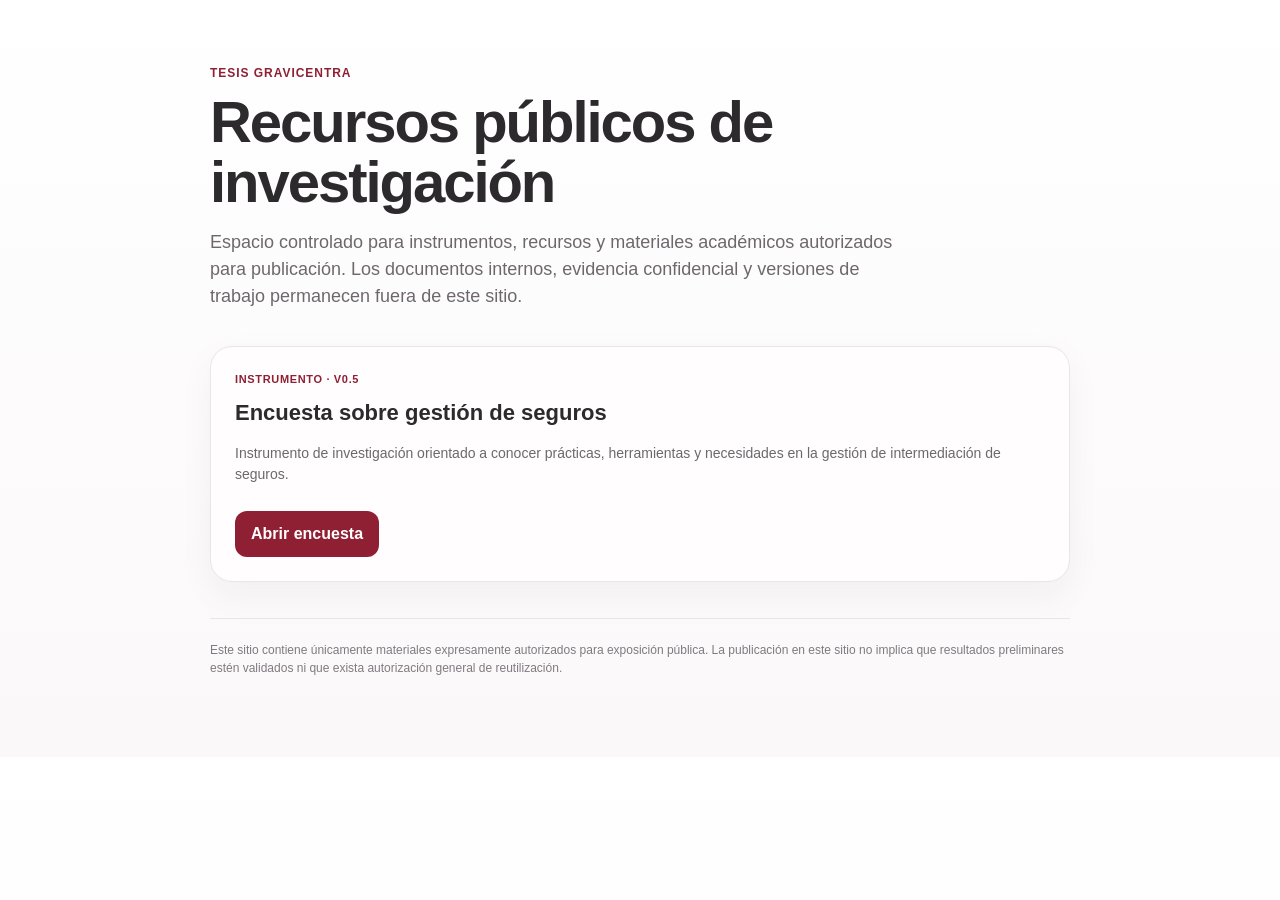
<file: docs/index.html>
<!doctype html>
<html lang="es">
<head>
<meta charset="utf-8">
<meta name="viewport" content="width=device-width,initial-scale=1">
<meta name="robots" content="noindex,nofollow">
<title>Recursos públicos — Tesis Gravicentra</title>
<style>
:root{--wine:#8f2034;--ink:#2d2a2e;--muted:#6e686d;--line:#ece5e7;--paper:#fffdfd;--bg:#fbf8f9}
*{box-sizing:border-box}body{margin:0;background:linear-gradient(180deg,#fff 0,#fbf8f9 100%);color:var(--ink);font-family:Arial,sans-serif;line-height:1.5}.wrap{width:min(860px,calc(100% - 32px));margin:0 auto;padding:64px 0 80px}.eyebrow{color:var(--wine);font-size:12px;font-weight:700;letter-spacing:.08em;text-transform:uppercase}h1{font-size:clamp(34px,6vw,58px);line-height:1.03;margin:10px 0 18px;letter-spacing:-.035em}.lead{font-size:18px;color:var(--muted);max-width:700px}.grid{display:grid;grid-template-columns:repeat(auto-fit,minmax(260px,1fr));gap:18px;margin-top:36px}.card{background:var(--paper);border:1px solid var(--line);border-radius:22px;padding:24px;box-shadow:0 12px 34px rgba(70,40,45,.05)}.tag{font-size:11px;color:var(--wine);font-weight:700;text-transform:uppercase;letter-spacing:.06em}.card h2{font-size:22px;margin:8px 0}.card p{color:var(--muted);font-size:14px}.btn{display:inline-block;margin-top:12px;background:var(--wine);color:white;text-decoration:none;padding:11px 16px;border-radius:12px;font-weight:700}.note{margin-top:36px;padding-top:22px;border-top:1px solid var(--line);color:#817a80;font-size:12px}@media(max-width:600px){.wrap{padding-top:40px}}
</style>
</head>
<body>
<main class="wrap">
<div class="eyebrow">Tesis Gravicentra</div>
<h1>Recursos públicos de investigación</h1>
<p class="lead">Espacio controlado para instrumentos, recursos y materiales académicos autorizados para publicación. Los documentos internos, evidencia confidencial y versiones de trabajo permanecen fuera de este sitio.</p>
<div class="grid">
<article class="card">
<div class="tag">Instrumento · V0.5</div>
<h2>Encuesta sobre gestión de seguros</h2>
<p>Instrumento de investigación orientado a conocer prácticas, herramientas y necesidades en la gestión de intermediación de seguros.</p>
<a class="btn" href="./encuesta-gestion-seguros/">Abrir encuesta</a>
</article>
</div>
<div class="note">Este sitio contiene únicamente materiales expresamente autorizados para exposición pública. La publicación en este sitio no implica que resultados preliminares estén validados ni que exista autorización general de reutilización.</div>
</main>
</body>
</html>
</file>
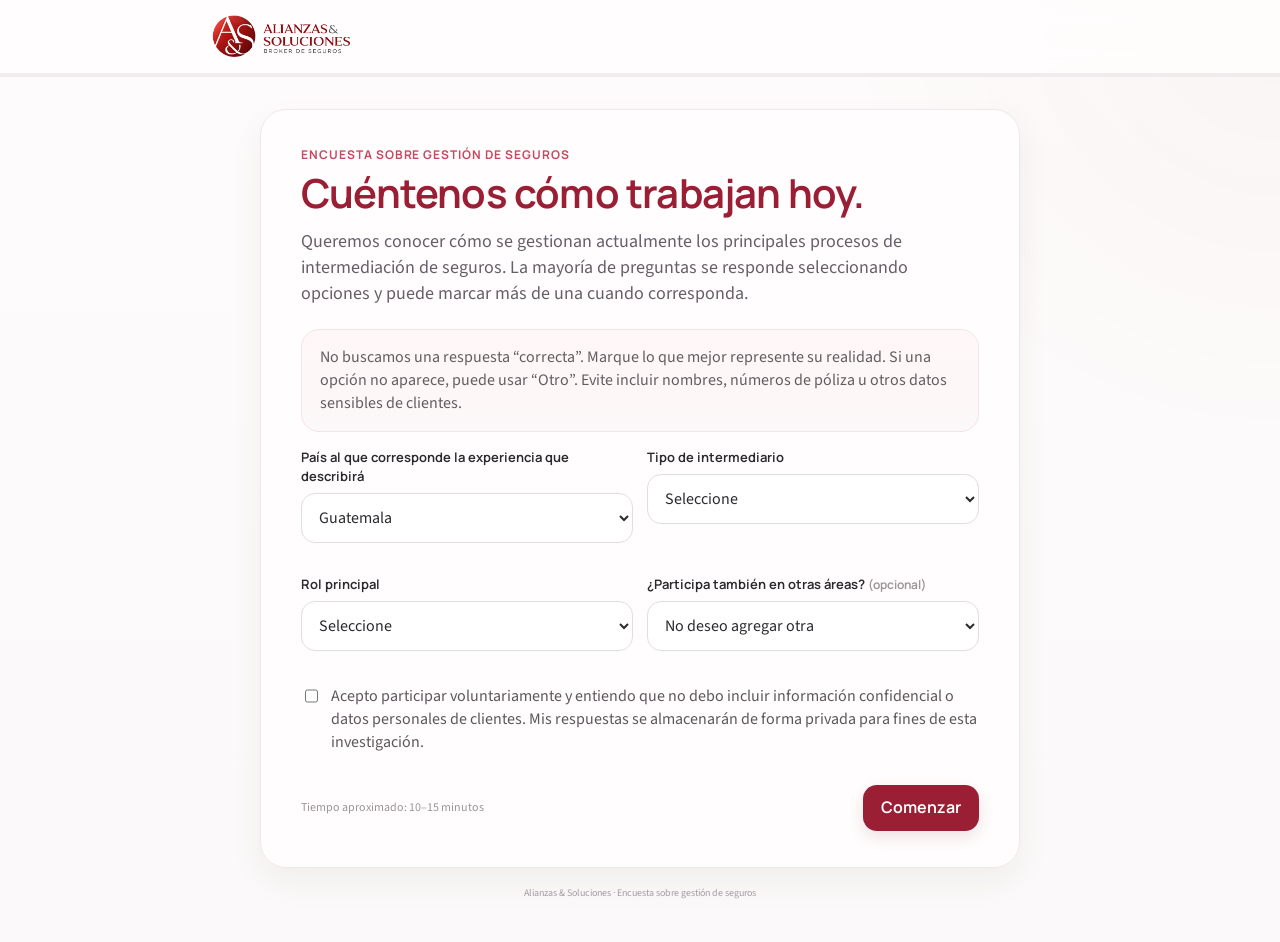
<file: docs/encuesta-gestion-seguros/index.html>
<!doctype html>
<html lang="es">
<head>
<meta charset="utf-8">
<meta name="viewport" content="width=device-width,initial-scale=1,viewport-fit=cover">
<meta name="robots" content="noindex,nofollow">
<title>Encuesta sobre gestión de seguros</title>
<link rel="preconnect" href="https://fonts.googleapis.com">
<link rel="preconnect" href="https://fonts.gstatic.com" crossorigin>
<link href="https://fonts.googleapis.com/css2?family=Manrope:wght@500;600;700&family=Source+Sans+3:wght@400;500;600&display=swap" rel="stylesheet">
<link rel="stylesheet" href="styles.css?v=20260814-ct-scope-1">
</head>
<body>
<header class="top"><div class="topin"><img class="logo" src="../assets/logo-ays-2026.png" alt="Alianzas y Soluciones Corredores de Seguros"></div></header>
<div class="progress-shell"><div class="progress" id="progress"></div></div>
<main class="wrap"><section class="card" id="app"></section><div class="footer">Alianzas &amp; Soluciones · Encuesta sobre gestión de seguros</div></main>
<script src="storage-scope.js?v=20260814-ct-scope-1"></script>
<script src="questions-a.js?v=20260814-ct-scope-1"></script>
<script src="questions-b.js?v=20260814-ct-scope-1"></script>
<script src="app-a.js?v=20260814-ct-scope-1"></script>
<script src="app-b.js?v=20260814-ct-scope-1"></script>
<script src="backend.js?v=20260814-ct-scope-1"></script>
</body>
</html>
</file>
<file: docs/encuesta-gestion-seguros/styles.css>
:root{
 --wine:#9b1f34;--wine2:#7a192a;--rose:#fbf4f5;--line:#eee8ea;--ink:#2c2a2e;--muted:#6d6870;
 --bg:#fbf9f9;--paper:#fffdfd;--shadow:0 14px 34px rgba(65,36,41,.055);--green:#356c57;--redsoft:#c7485f;--redlite:#fff1f3;
}
*{box-sizing:border-box}
html{background:var(--bg)}
body{margin:0;color:var(--ink);background:
radial-gradient(circle at 100% 0,rgba(155,31,52,.03),transparent 28rem),
linear-gradient(180deg,#fdfbfb 0%,#fbf9f9 100%);
font-family:"Source Sans 3",Arial,sans-serif;line-height:1.45}
button,input,textarea,select{font:inherit}
.top{height:74px;display:flex;align-items:center;border-bottom:1px solid rgba(238,232,234,.85);background:rgba(255,253,253,.88);backdrop-filter:blur(14px);position:sticky;top:0;z-index:10}
.topin{width:min(860px,calc(100% - 32px));margin:auto;display:flex;align-items:center;gap:18px}
.logo{height:46px;max-width:320px;object-fit:contain}
.progress-shell{height:3px;background:#f0ebec;position:sticky;top:74px;z-index:9}
.progress{height:100%;width:0;background:linear-gradient(90deg,#d38b98,var(--wine));transition:.3s ease}
.wrap{width:min(760px,calc(100% - 28px));margin:32px auto 42px}
.card{background:rgba(255,253,253,.98);border:1px solid var(--line);border-radius:26px;box-shadow:var(--shadow);padding:36px 40px}
.eyebrow{font-family:Manrope,sans-serif;color:var(--redsoft);font-size:12px;font-weight:700;letter-spacing:.08em;text-transform:uppercase;margin-bottom:8px}
h1,h2{font-family:Manrope,sans-serif;letter-spacing:-.02em;color:#2a272c}
h1{font-size:clamp(28px,5vw,40px);line-height:1.08;margin:0 0 14px;font-weight:650;color:var(--wine)}
h2{font-size:clamp(23px,4vw,31px);line-height:1.18;margin:0 0 10px;font-weight:650;color:var(--wine)}
.lead{font-size:18px;color:#656068;margin:0 0 22px;max-width:650px}
.soft{background:linear-gradient(180deg,#fff7f8 0%,#fcf7f8 100%);border:1px solid #f1e4e6;border-radius:18px;padding:16px 18px;color:#635d62}
.question{font-family:Manrope,sans-serif;font-size:19px;font-weight:600;line-height:1.46;margin:18px 0 26px;color:#312d32}
.group{margin:28px 0}
.group-title{font-family:Manrope,sans-serif;font-size:14px;font-weight:650;margin-bottom:10px;color:#4f4a4f}
.group-help{font-size:12px;color:#928d93;margin-bottom:10px}
.options{display:grid;grid-template-columns:1fr 1fr;gap:10px}
.opt{position:relative}
.opt input{position:absolute;opacity:0;pointer-events:none}
.opt label{display:flex;align-items:center;min-height:48px;padding:11px 13px;border:1px solid #ebe5e7;border-radius:14px;background:#fff;cursor:pointer;color:#514d52;transition:.15s ease;font-size:14px}
.opt label:before{content:"";width:17px;height:17px;border-radius:5px;border:1.5px solid #d8ced1;margin-right:10px;flex:0 0 auto;background:#fff}
.opt.single label:before{border-radius:50%}
.opt input:checked+label{border-color:#dbb0b7;background:#fff8f8;color:#642430;box-shadow:0 3px 10px rgba(155,31,52,.035)}
.opt input:checked+label:before{background:var(--wine);border-color:var(--wine);box-shadow:inset 0 0 0 4px #fff}
.other,.conditional,.meta-other{display:none;margin-top:10px}
.other input,.textmini,select,.conditional input,.meta-other input{width:100%;border:1px solid #e4dde0;background:#fff;border-radius:14px;padding:12px 13px;color:var(--ink);outline:none}
.other input:focus,.textmini:focus,select:focus,.conditional input:focus,.meta-other input:focus{border-color:#d0a5ac;box-shadow:0 0 0 4px rgba(155,31,52,.05)}
.cog{margin-top:32px;padding-top:24px;border-top:1px solid var(--line)}
.cog-title{font-family:Manrope,sans-serif;font-weight:650;font-size:14px;margin-bottom:4px}
.cog-sub{font-size:12px;color:#918b92;margin-bottom:16px}
.pills{display:flex;flex-wrap:wrap;gap:8px}
.pill{position:relative}
.pill input{position:absolute;opacity:0}
.pill label{display:inline-flex;align-items:center;justify-content:center;min-height:38px;padding:8px 13px;border:1px solid #ebe5e7;border-radius:999px;background:#fff;color:#655f65;cursor:pointer;font-size:13px}
.pill input:checked+label{background:var(--rose);border-color:#dcb3ba;color:#692531}
.nav{display:flex;justify-content:space-between;align-items:center;gap:12px;margin-top:30px}
.btn{border:0;border-radius:14px;min-height:46px;padding:11px 18px;font-family:Manrope,sans-serif;font-weight:650;cursor:pointer;transition:.15s}
.btn-primary{background:var(--wine);color:#fff;box-shadow:0 6px 16px rgba(122,25,42,.12)}
.btn-primary:hover{background:var(--wine2);transform:translateY(-1px)}
.btn-secondary{background:#fff;color:#6d666c;border:1px solid #e7e1e3}
.meta{font-size:12px;color:#9b959a}
.error{display:none;margin-top:14px;padding:10px 12px;background:#fff4f4;border:1px solid #f0cfd3;border-radius:12px;color:#8a2a37;font-size:13px}
.grid2{display:grid;grid-template-columns:1fr 1fr;gap:14px}
.field{margin:16px 0}
.field label{display:block;font-family:Manrope,sans-serif;font-size:13px;font-weight:650;margin-bottom:7px}
.check{display:flex;gap:10px;align-items:flex-start;margin:18px 0;color:#5c575c}
.check input{width:18px;height:18px;margin-top:2px;accent-color:var(--wine)}
.complete{background:#f5faf7;border:1px solid #dcebe3;border-radius:18px;padding:18px;color:#35634f}
.stats{display:grid;grid-template-columns:repeat(3,1fr);gap:10px;margin:22px 0}
.stat{background:#fcfafa;border:1px solid var(--line);border-radius:16px;padding:15px}
.stat b{display:block;font-family:Manrope,sans-serif;font-size:20px;color:#5f2630}
.stat span{font-size:11px;color:#908a90}
.footer{text-align:center;color:#a39da2;font-size:10px;margin-top:18px}
.help-chips{display:flex;flex-wrap:wrap;gap:8px;margin:18px 0 8px}.chip{display:inline-flex;align-items:center;gap:6px;padding:8px 11px;border-radius:999px;background:var(--redlite);border:1px solid #f3d8dd;color:#7a3a46;font-size:12px;font-weight:600}.accent-note{margin-top:14px;font-size:13px;color:#7f4953}
.spinner{display:inline-block;width:17px;height:17px;border:2px solid rgba(53,108,87,.22);border-top-color:var(--green);border-radius:50%;margin-right:9px;vertical-align:-3px;animation:spin .8s linear infinite}
@keyframes spin{to{transform:rotate(360deg)}}
@media(max-width:700px){
 .top{height:66px}.progress-shell{top:66px}.logo{height:38px;max-width:245px}
 .wrap{margin-top:18px}.card{padding:24px 18px;border-radius:20px}.options,.grid2,.stats{grid-template-columns:1fr}
 .nav{position:sticky;bottom:0;background:rgba(255,253,253,.93);padding:12px 0 2px;backdrop-filter:blur(10px)}
}

.brand{font-family:Manrope,sans-serif;font-weight:700;color:var(--wine);font-size:20px;letter-spacing:-.02em}
</file>
